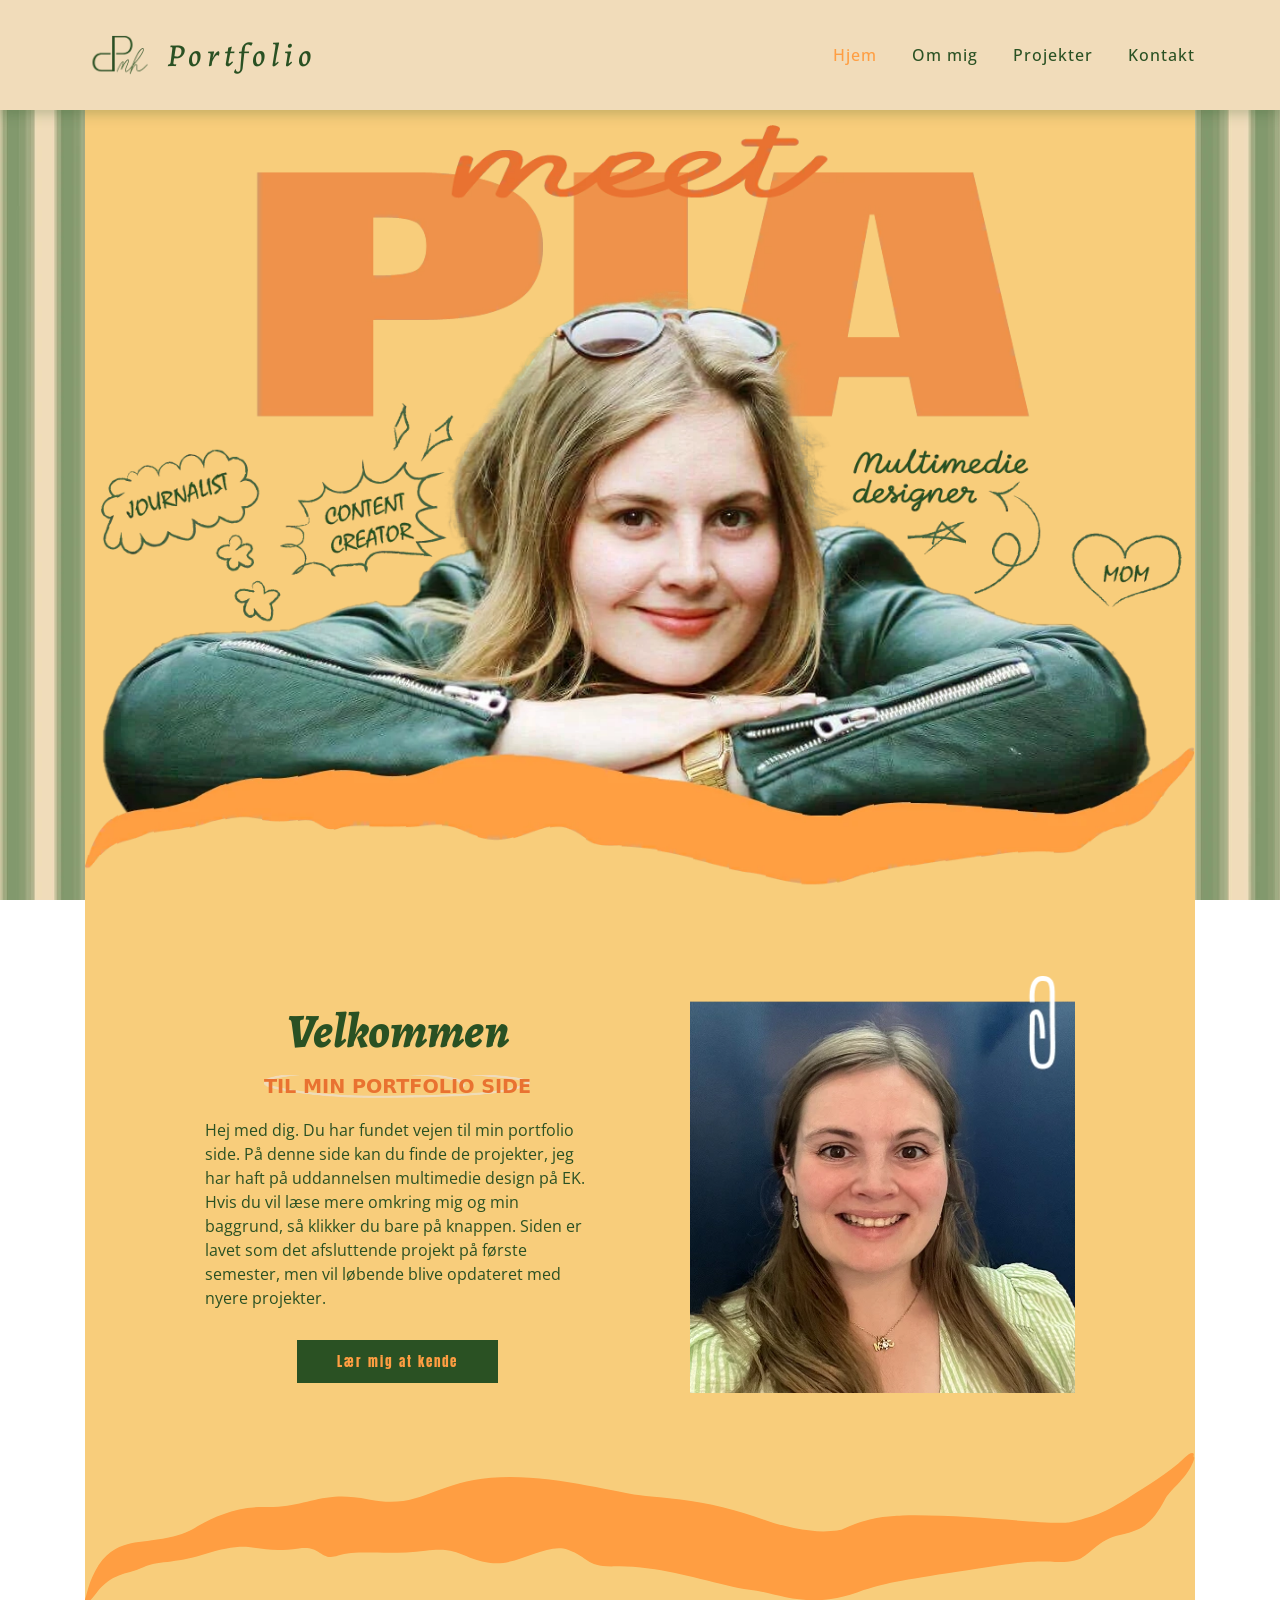
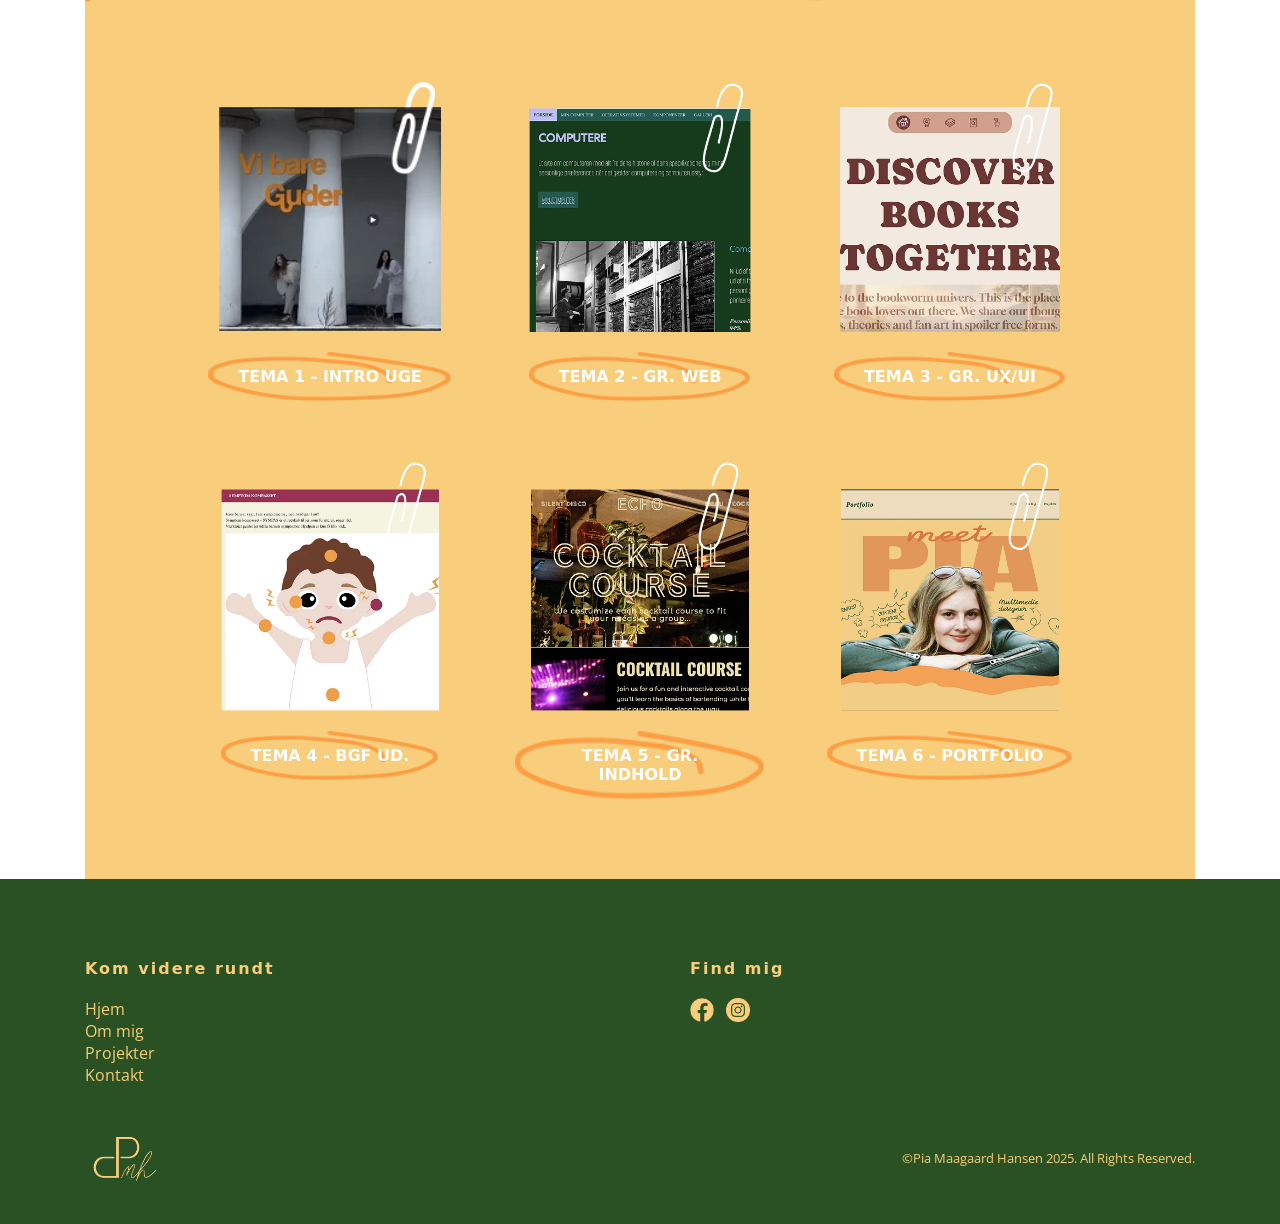
<file: index.html>
<!DOCTYPE html>
<html lang="da">

<head>
    <meta charset="UTF-8" />
    <meta name="viewport" content="width=device-width, initial-scale=1.0" />
    <meta name="robots" content="noindex">
    <title>Forside</title>
    <link rel="icon" type="image/svg+xml" href="shared/favicon.webp">
    <link rel="shortcut icon" href="shared/favicon.ico">

    <link rel="stylesheet" href="style.css" />
    <link rel="stylesheet" href="layout.css" />
</head>

<body>
    <header class="header">

        <div class="logo_wrap">
            <img src="shared/logo_header.webp" class="logo" alt="logo">
            <p>Portfolio</p>
        </div>
        <button class="burger" aria-label="Åbn menu">
            <span class="line"></span>
            <span class="line"></span>
            <span class="line"></span>
        </button>


        <nav class="navbar">
            <ul>
                <li><a href="index.html" class="active">Hjem</a></li>
                <li><a href="ommig.html">Om mig</a></li>
                <li><a href="projekter.html">Projekter</a></li>
                <li><a href="kontakt.html">Kontakt</a></li>
            </ul>
        </nav>

    </header>
    <main class="forside">
        <!-- HERO -->
        <section class="hero">
            <img src="shared/Forsidebillede.webp" alt="forsidebillede">
        </section>
        <section class="kortommig">
            <div class="grid_1-1">
                <div>
                    <h1>Velkommen</h1>
                    <h2>Til min portfolio side</h2>
                    <p>Hej med dig. Du har fundet vejen til min portfolio side. På denne side kan du finde de projekter,
                        jeg
                        har haft på uddannelsen multimedie design på EK. Hvis du vil læse mere omkring mig og min
                        baggrund,
                        så klikker du bare på knappen. Siden er lavet som det afsluttende projekt på første semester,
                        men
                        vil løbende blive opdateret med nyere projekter. </p>
                    <a href="ommig.html" class="btn">Lær mig at kende</a>
                </div>
                <div>
                    <img src="shared/profilbilled.webp" alt="profile">
                </div>
            </div>
            <img class="wave" src="bølger.svg" alt="bølger">
        </section>
        <section class="projekter">
            <div class="grid_1-1-1">

                <article class="projekt">

                    <div class="image_link">
                        <a href="projekter.html#tema1">
                            <img src="tema1/tema1.webp" alt="Tema 1">
                            <span>Se projekt</span>
                        </a>
                    </div>

                    <h3>TEMA 1 - INTRO UGE</h3>

                </article>

                <article class="projekt">
                    <div class="image_link">
                        <a href="projekter.html#tema2">
                            <img src="tema2/tema2.webp" alt="">
                            <span>Se projekt</span>
                        </a>
                    </div>
                    <h3>TEMA 2 - GR. WEB</h3>
                </article>

                <article class="projekt">
                    <div class="image_link">
                        <a href="projekter.html#tema3">
                            <img src="tema3/tema3.webp" alt="">
                            <span>Se projekt</span>
                        </a>
                    </div>
                    <h3>TEMA 3 - GR. UX/UI</h3>
                </article>
                <!-- Tema 4 -->
                <article class="projekt">
                    <div class="image_link">
                        <a href="projekter.html#tema4">
                            <img src="tema4/tema4.webp" alt="">
                            <span>Se projekt</span>
                        </a>
                    </div>
                    <h3>TEMA 4 - BGF UD.</h3>
                </article>

                <!-- Tema 5 -->
                <article class="projekt">
                    <div class="image_link">
                        <a href="projekter.html#tema5">
                            <img src="tema5/tema5.webp" alt="">
                            <span>Se projekt</span>
                        </a>
                    </div>
                    <h3>TEMA 5 - GR. INDHOLD</h3>
                </article>

                <!-- Tema 6 -->
                <article class="projekt">
                    <div class="image_link">
                        <a href="projekter.html#tema6">
                            <img src="tema6/tema6.png" alt="">
                            <span>Se projekt</span>
                        </a>
                    </div>
                    <h3>TEMA 6 - PORTFOLIO</h3>
                </article>
            </div>
        </section>

    </main>
    <!-- FOOTER -->
    <footer class="footer">

        <div class="container footer-grid">

            <div>
                <h4>Kom videre rundt</h4>
                <ul>
                    <li><a href="index.html" class="active">Hjem</a></li>
                    <li><a href="ommig.html">Om mig</a></li>
                    <li><a href="projekter.html">Projekter</a></li>
                    <li><a href="kontakt.html">Kontakt</a></li>
                </ul>
            </div>
            <div class="footer-social">
                <h4>Find mig</h4>

                <div class="social-icons">
                    <a href="https://www.facebook.com/pia.m.hansen2" target="_blank" rel="noopener noreferrer">
                        <img src="shared/facebook.webp" alt="Facebook">
                    </a>

                    <a href="https://www.instagram.com/piamaagaard/" target="_blank" rel="noopener noreferrer">
                        <img src="shared/instagram.webp" alt="Instagram">
                    </a>
                </div>
            </div>

        </div>

        <div class="footer-bottom">
            <img src="shared/logo_footer.webp" class="logo" alt="logo">

            <p>©Pia Maagaard Hansen 2025. All Rights Reserved.</p>
        </div>

    </footer>
    <script src="style.js"></script>
</body>

</html>
</file>
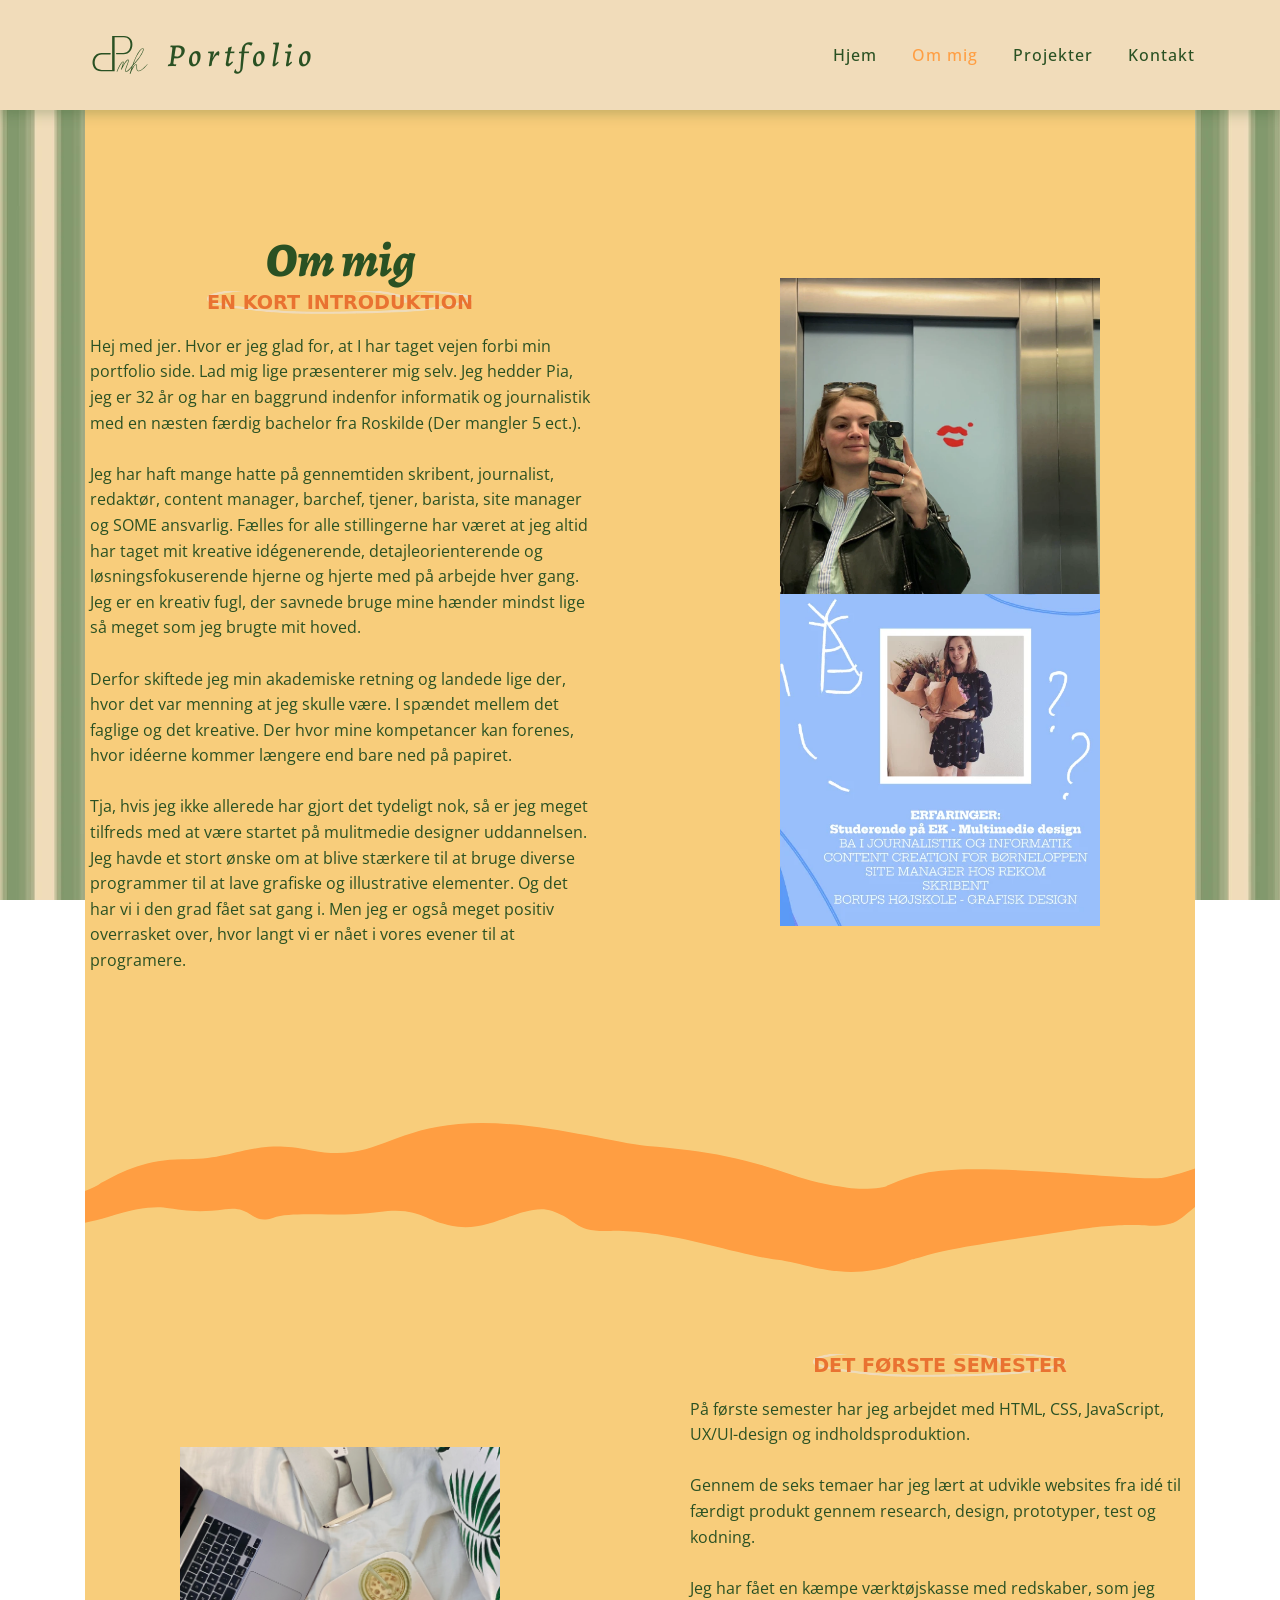
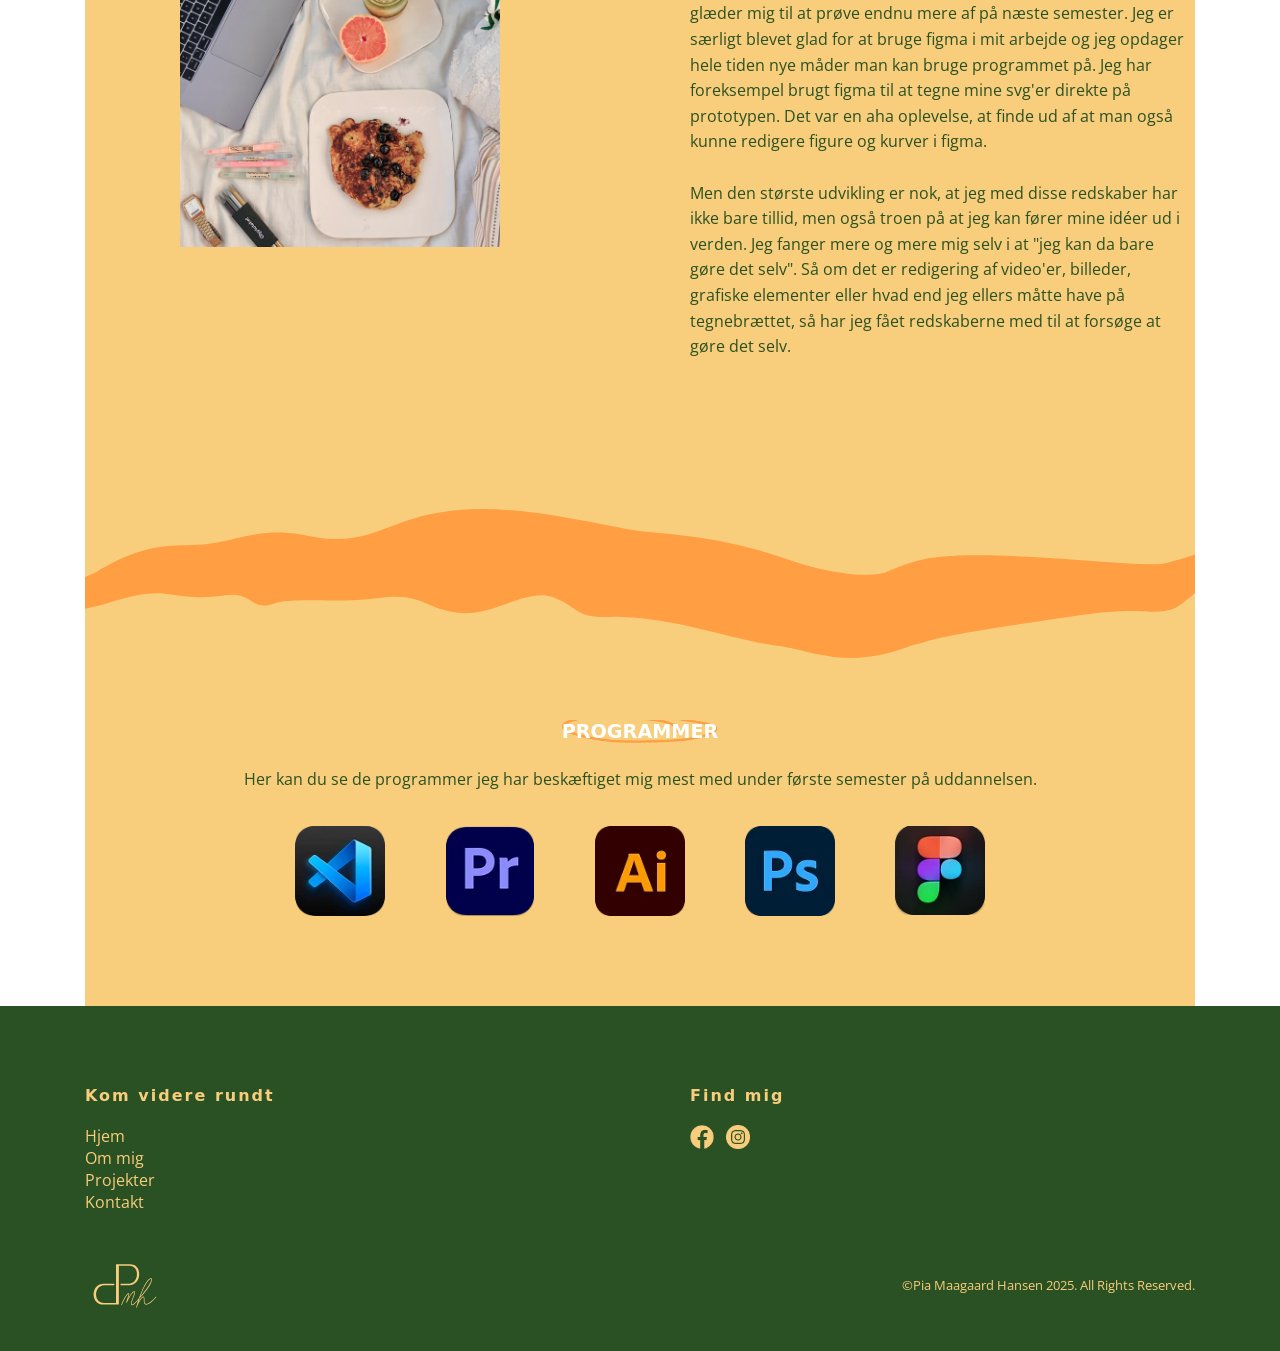
<file: ommig.html>
<!DOCTYPE html>
<html lang="da">

<head>
    <meta charset="UTF-8" />
    <meta name="viewport" content="width=device-width, initial-scale=1.0" />

    <meta name="robots" content="noindex">
    <title>Om mig</title>
    <link rel="icon" type="svg+xml" href="shared/favicon.svg">
    <link rel="shortcut icon" href="shared/favicon.ico">

    <link rel="stylesheet" href="style.css" />
    <link rel="stylesheet" href="layout.css" />
</head>

<body>
    <header class="header">

        <div class="logo_wrap">
            <img src="shared/logo_header.svg" class="logo" alt="logo">
            <p>Portfolio</p>
        </div>
        <button class="burger" aria-label="Åbn menu">
            <span class="line"></span>
            <span class="line"></span>
            <span class="line"></span>
        </button>



        <nav class="navbar">
            <ul>
                <li><a href="index.html">Hjem</a></li>
                <li><a href="ommig.html" class="active">Om mig</a></li>
                <li><a href="projekter.html">Projekter</a></li>
                <li><a href="kontakt.html">Kontakt</a></li>
            </ul>
        </nav>

    </header>
    <main>

        <section class="ommig_intro">
            <div class="grid_1-1">

                <div>
                    <h1>Om mig</h1>
                    <h2>En kort introduktion</h2>

                    <p>
                        Hej med jer. Hvor er jeg glad for, at I har taget vejen forbi min portfolio side. Lad mig lige
                        præsenterer mig selv. Jeg hedder Pia, jeg er 32 år og har en baggrund indenfor informatik og
                        journalistik med en næsten færdig bachelor fra Roskilde (Der mangler 5 ect.). <br><br>Jeg har
                        haft mange
                        hatte på gennemtiden skribent, journalist, redaktør, content manager, barchef, tjener, barista,
                        site manager og SOME ansvarlig. Fælles for alle stillingerne har været at jeg altid har taget
                        mit kreative idégenerende, detajleorienterende og løsningsfokuserende hjerne og hjerte med på
                        arbejde hver gang.

                        Jeg er en kreativ fugl, der
                        savnede bruge mine hænder mindst lige så meget som jeg brugte mit hoved.<br><br>Derfor skiftede
                        jeg min akademiske
                        retning og landede lige der, hvor det var menning at jeg skulle være. I spændet mellem det
                        faglige og det kreative. Der hvor mine kompetancer kan forenes, hvor idéerne kommer længere end
                        bare ned på papiret.<br><br> Tja, hvis jeg ikke allerede har gjort det tydeligt nok, så er jeg
                        meget tilfreds med
                        at være startet på mulitmedie designer uddannelsen. Jeg havde et stort ønske om at blive
                        stærkere til at bruge diverse programmer til at lave grafiske og illustrative elementer. Og det
                        har vi i den grad fået sat gang i. Men jeg er også meget positiv overrasket over, hvor langt vi
                        er nået i vores evener til at programere.

                    </p>
                </div>

                <div>
                    <img src="ommig/introduktion.webp" alt="Introduktionsbillede">
                    <img src="ommig/ommig.webp" alt="om mig">
                </div>

            </div>

            <img class="wave" src="bølger.svg" alt="bølger">
        </section>

        <section class="ommig_semester">
            <div class="grid_1-1">

                <div>
                    <img src="ommig/semester.webp" alt="Første semester">
                </div>

                <div>
                    <h2>Det første semester</h2>

                    <p>
                        På første semester har jeg arbejdet med HTML, CSS,
                        JavaScript, UX/UI-design og indholdsproduktion.<br><br>
                        Gennem de seks temaer har jeg lært at udvikle websites
                        fra idé til færdigt produkt gennem research, design,
                        prototyper, test og kodning. <br><br> Jeg har fået en kæmpe værktøjskasse med redskaber, som jeg
                        glæder mig til at prøve endnu mere af på næste semester. Jeg er særligt blevet glad for at bruge
                        figma i mit arbejde og jeg
                        opdager hele tiden nye måder man kan bruge programmet på. Jeg har foreksempel brugt figma til at
                        tegne mine svg'er direkte på prototypen. Det var en aha oplevelse, at finde ud af at man også
                        kunne redigere figure og kurver i figma. <br><br>Men den største udvikling er nok, at jeg med
                        disse
                        redskaber har ikke bare tillid, men også troen på at jeg kan fører mine idéer ud i verden. Jeg
                        fanger mere og mere mig selv i at "jeg kan da bare gøre det selv". Så om det er redigering af
                        video'er, billeder, grafiske elementer eller hvad end jeg ellers måtte have på tegnebrættet, så
                        har jeg fået redskaberne med til at forsøge at gøre det selv.
                    </p>
                </div>

            </div>

            <img class="wave" src="bølger.svg" alt="bølger">
        </section>

        <section class="programmer_section">

            <h2>Programmer</h2>
            <p>Her kan du se de programmer jeg har beskæftiget mig mest med under første semester på uddannelsen.</p>
            <br>
            <br>


            <div class="programmer_grid">
                <img src="ommig/vs.webp" alt="Visual Studio Code">
                <img src="ommig/pr.webp" alt="Premiere Pro">
                <img src="ommig/ai.webp" alt="Illustrator">
                <img src="ommig/ps.webp" alt="Photoshop">
                <img src="ommig/figma.webp" alt="Figma">
            </div>

        </section>

    </main>
    <!-- FOOTER -->
    <footer class="footer">

        <div class="container footer-grid">

            <div>
                <h4>Kom videre rundt</h4>
                <ul>
                    <li><a href="index.html" class="active">Hjem</a></li>
                    <li><a href="ommig.html">Om mig</a></li>
                    <li><a href="projekter.html">Projekter</a></li>
                    <li><a href="kontakt.html">Kontakt</a></li>
                </ul>
            </div>
            <div class="footer-social">
                <h4>Find mig</h4>

                <div class="social-icons">
                    <a href="https://www.facebook.com/pia.m.hansen2" target="_blank" rel="noopener noreferrer">
                        <img src="shared/facebook.webp" alt="Facebook">
                    </a>

                    <a href="https://www.instagram.com/piamaagaard/" target="_blank" rel="noopener noreferrer">
                        <img src="shared/instagram.webp" alt="Instagram">
                    </a>
                </div>
            </div>

        </div>

        <div class="footer-bottom">
            <img src="shared/logo_footer.svg" class="logo" alt="logo">

            <p>©Pia Maagaard Hansen 2025. All Rights Reserved.</p>
        </div>

    </footer>
    <script src="style.js"></script>
</body>

</html>
</file>
<file: style.css>
@import url("https://fonts.googleapis.com/css2?family=Alegreya:ital,wght@0,400..900;1,400..900&family=Anton&family=Chewy&family=Momo+Signature&family=Open+Sans:ital,wght@0,300..800;1,300..800&display=swap");

:root {
  --color_logo: #2a5123;
  --color_header_text: #2a5123;
  --color_header_background: #f1dcba;

  /* Logotype */
  --color-logotype: ;
  --font-logotype-size: 1rem;

  /* Links */
  --color-link: #2a5123;
  --color-link-hover: #e97231;
  --color-link-active: #ff9e42;
  --border-radius-links: 1px;

  /* Headlines (size)*/
  --font-h1-size: 3rem;
  --font-h2-size: 1.2rem;
  --font-h3-size: 1rem;

  --headline2-size: 1rem;
  --headline3-size: 1rem;
  --font-sub1-size: 1rem;

  /* Tekst */
  --color-text: #2a5123;
  --text-size: 1rem;

  /*  Margins */
  --margin-head-bottom: 5px;

  /* Borders */
  --border-radius: 5px;

  /* Fonts */
  --font-family-h1: "Alegreya", serif;
  --font-family-h2-h3: "Chewy", system-ui;
  --font-family-p: "Open Sans", sans-serif;
  --font-family-btn: "Anton", sans-serif;

  /* Font weights */
  --font-weight-ekstrabold: 800;
  --font-weight-bold: 700;
  --font-weight-medium: 500;
  --font-weight-regular: 300;
  --font-weight-light: 200;

  /* Projekt mappe background colors */
  --form-background-color: #354036;
  --form-ligther-color: #3f4b3e;
  --form-shadow-color: #354036;
  /* --color-field-bg: ; */

  /* Footer background color*/
  --footer-background-color: black;
}
* {
  box-sizing: border-box;
}
body {
  margin: 0;
  padding: 0;
  background-image: url("shared/baggrund3.webp");
  background-size: cover;
  background-position: center;
  background-repeat: repeat;
  background-attachment: fixed;
  overflow-x: hidden;
}
main {
  padding: 0 85px;
  max-width: 100%;
  overflow: hidden;
}

.forside section {
  background-color: #f8cd7b;
}

h1 {
  font-size: var(--font-h1-size);
  font-weight: var(--font-weight-ekstrabold);
  font-family: var(--font-family-h1);
  font-style: italic;

  color: var(--color-text);
  margin: 20px 0;
  line-height: 1.3rem;
  text-align: center;
}

h2 {
  font-size: var(--font-h2-size);
  font-weight: var(--font-weight-bold);
  font-family: var(--font-family-h2-h3);

  color: var(--color-text);
  margin: 20px 0;

  text-transform: uppercase;
}

h3 {
  font-size: var(--headline3-size);
  font-family: var(--font-family-h2-h3);

  color: white;

  text-transform: uppercase;
}
p {
  font-family: var(--font-family-p);
  font-size: var(--text-size);
  color: var(--color-text);
}

/* BUTTON */
.btn {
  display: inline-block;
  padding: 12px 40px;

  color: #ff9e42;
  background: #2a5123;

  font-family: var(--font-family-btn);
  font-size: 0.8rem;
  letter-spacing: 2px;

  transition: 0.3s ease;
  text-decoration: none;
}

.btn:hover {
  background: #ff9e42;
  color: #2a5123;
  border: 1px solid #2a5123;
}
.solution .btn {
  display: inline-flex;
  align-items: center;
  gap: 10px;
}

.solution .btn img {
  width: 20px;
  height: 20px;
}
.solution .btn:hover .btn_icon {
  content: url("shared/site_icon_hover.svg");
}
</file>
<file: layout.css>
* {
  margin: 0;
  padding: 0;
  box-sizing: border-box;
}

/* =========================
   HEADER
========================= */
.header {
  position: fixed;
  top: 0;
  left: 0;
  z-index: 1000;

  display: flex;
  justify-content: space-between;
  align-items: center;

  width: 100%;
  padding: 20px 85px;

  background-color: var(--color_header_background);
  box-shadow: 0 4px 12px rgba(42, 81, 35, 0.25);
}

.logo_wrap {
  display: flex;
  align-items: center;
  gap: 12px;
}

.logo {
  width: 70px;
}

.header p {
  margin: 0;
  color: #2a5123;
  font-family: var(--font-family-h1);
  font-size: 2rem;
  font-style: italic;
  font-weight: var(--font-weight-medium);
  letter-spacing: 5px;
}

/* =========================
   NAVIGATION
========================= */
.navbar ul {
  display: flex;
  gap: 35px;
  margin: 0;
  padding: 0;
  list-style: none;
}

.navbar a {
  color: #2a5123;
  font-family: var(--font-family-p);
  font-size: 1rem;
  font-weight: var(--font-weight-medium);
  letter-spacing: 1px;
  text-decoration: none;
  transition: 0.3s ease;
}

.navbar a:hover {
  color: #e97231;
}

.navbar a.active {
  color: #ff9e42;
}

.burger {
  width: 30px;
  height: 20px;
  cursor: pointer;
  display: none;
  background: transparent;
  border: none;
  flex-direction: column;
  justify-content: space-between;
}

.burger .line {
  width: 100%;
  height: 2px;
  background: #2a5123;
  transition: 0.3s ease;
}

/* =========================
   HERO
========================= */
.hero {
  height: auto;
  padding-top: 125px;
  overflow: hidden;
  background-color: #f8cd7b;
}

.hero img {
  display: block;
  width: 100%;
  max-width: 100%;
  height: auto;
}

/* =========================
   SHARED GRIDS
========================= */
.grid_1-1 {
  display: grid;
  grid-template-columns: 1fr 1fr;
  gap: 100px;
  align-items: center;
  max-width: 1100px;
  margin: 0 auto;
}

.grid_1-1-1 {
  display: grid;
  grid-template-columns: repeat(3, 1fr);
  gap: 60px;
  max-width: 1200px;
  margin: 0 auto;
}

/* =========================
   WAVES
========================= */
.wave {
  display: block;
  width: calc(100% + 240px);
  max-width: none;
  height: auto;
  margin-top: 60px;
  margin-left: -120px;
}

.assignment .wave {
  width: 100%;
  margin-left: 0;
}

.solution .wave,
.processen .wave,
.t1-pro .wave {
  width: calc(100% + 20px);
  margin-left: -10px;
}

/* =========================
   KORT OM MIG
========================= */
.kortommig {
  position: relative;
  padding: 80px 120px 0;
  overflow: hidden;
  background-color: #f8cd7b;
}

.kortommig h1 {
  color: var(--color-text);
  line-height: 1;
  text-align: center;
}

.kortommig h2,
.projekter_intro h2 {
  display: table;
  margin-right: auto;
  margin-left: auto;
  color: #e97231;
  background-image: url("shared/Vector 40.webp");
  background-repeat: no-repeat;
  background-position: center bottom;
  background-size: 100% 30px;
}

.kortommig p,
.projekter_intro p,
.assignment p {
  color: var(--color-text);
  line-height: 1.5;
}

.kortommig .btn,
.projekter_intro .btn {
  display: block;
  width: fit-content;
  margin: 30px auto 0;
}

.kortommig div img,
.projekter_intro div img,
.assignment div img {
  display: block;
  width: 100%;
  max-width: 420px;
  height: auto;
}

/* =========================
   PROJEKTER TEASER
========================= */
.projekter {
  padding: 80px 120px;
  background-color: #f8cd7b;
}

.projekt {
  text-align: center;
}

.projekt img {
  display: block;
  width: 100%;
  max-width: 250px;
  height: 250px;
  margin: 0 auto 20px;
  object-fit: contain;
}

.projekt h3 {
  display: inline-block;
  padding: 15px 30px;
  background-image: url("shared/Vector 41.webp");
  background-repeat: no-repeat;
  background-position: center;
  background-size: 100% 100%;
}

/* =========================
   IMAGE LINK
========================= */
.image_link {
  max-width: 250px;
  margin: 0 auto;
}

.image_link a {
  position: relative;
  display: block;
  width: 100%;
  height: 100%;
  overflow: hidden;
  border-radius: var(--border-radius);
}

.image_link img {
  display: block;
  width: 100%;
  transition: opacity 0.3s ease;
}

.image_link span {
  position: absolute;
  inset: 0;

  display: flex;
  align-items: center;
  justify-content: center;

  color: var(--color-text);
  font-family: var(--font-family-btn);
  font-size: clamp(1.5rem, 3vw, 3rem);
  font-weight: var(--font-weight-bold);
  text-align: center;
  text-transform: uppercase;

  opacity: 0;
  transition: opacity 0.3s ease;
}

.image_link a:hover img {
  opacity: 0.45;
}

.image_link a:hover span {
  opacity: 1;
}

/* =========================
   FOOTER
========================= */
.footer {
  padding: 80px 85px 0;
  background-color: #2a5123;
}

.footer .logo {
  width: 80px;
}

.footer-grid {
  display: grid;
  grid-template-columns: repeat(2, 1fr);
  gap: 100px;
}

.footer ul {
  margin: 0;
  padding: 0;
  list-style: none;
}

.footer-social {
  display: flex;
  flex-direction: column;
  align-items: flex-start;
}

.social-icons {
  display: flex;
  gap: 12px;
}

.social-icons img {
  width: 24px;
  height: 24px;
}

.footer h4 {
  margin-bottom: 20px;
  color: #f8cd7b;
  font-family: var(--font-family-h2-h3);
  letter-spacing: 2px;
}

.footer a {
  color: #f8cd7b;
  font-family: var(--font-family-p);
  text-decoration: none;
}

.footer a:hover {
  color: #e97231;
}

.footer p {
  color: #f8cd7b;
  font-size: 0.9rem;
  line-height: 1.8;
}

.footer-bottom {
  display: flex;
  justify-content: space-between;
  align-items: center;
  margin-top: 8px;
  padding: 25px 0;
}

.footer-bottom p {
  font-size: 0.8rem;
}

/* =========================
   PROJEKTER PAGE
========================= */
.projekter_intro {
  padding-top: 170px;
  padding-left: 50px;
  background-color: #f8cd7b;
}

.projekter_intro h1 {
  color: var(--color-text);
  line-height: 1;
  text-align: center;
}

.projektmappe {
  min-height: 80vh;
  background-color: #f1dcba;
  transition: background-color 0.3s ease;
}

.tema_tabs {
  display: flex;
  flex-wrap: wrap;
  gap: 12px;
  padding: 60px 20px 0;
  background-color: #f8cd7b;
}

.tema_tab {
  flex: 1 1 140px;
  min-width: 120px;
  padding: 30px 40px;
  border: none;
  border-radius: 10px 10px 0 0;
  font-family: var(--font-family-h1);
  font-weight: var(--font-weight-bold);
  cursor: pointer;
}

.tema_tab:nth-child(1) {
  background-color: #f1dcba;
}

.tema_tab:nth-child(2) {
  background-color: #d7d0a6;
}

.tema_tab:nth-child(3) {
  background-color: #b6c08d;
}

.tema_tab:nth-child(4) {
  background-color: #8ca36d;
}

.tema_tab:nth-child(5) {
  color: #f1dcba;
  background-color: #587d42;
}

.tema_tab:nth-child(6) {
  color: #f1dcba;
  background-color: #4c6d39;
}

.tema_content {
  display: none;
  padding: 10px;
}

.tema_content.active {
  display: block;
}

/* =========================
   ASSIGNMENT
========================= */
.assignment {
  position: relative;
  padding: 80px 0 0;
  overflow: hidden;
}

.assignment .grid_1-1 {
  gap: 50px;
  margin-left: 50px;
}

.assignment h1 {
  color: var(--color-text);
  line-height: 1;
  text-align: center;
}

.assignment h2,
.processen h2,
.t1-pro h2 {
  display: table;
  margin-right: auto;
  margin-left: auto;
  padding-top: 10px;
  padding-right: 15px;
  padding-left: 15px;
  color: white;
  background-image: url("shared/Vector 41.webp");
  background-repeat: no-repeat;
  background-position: center bottom;
  background-size: 100% 30px;
}

/* =========================
   SOLUTION
========================= */
.solution .grid_1-1 {
  grid-template-columns: 1fr 1fr;
  gap: 50px;
  max-width: 1400px;
  margin-right: 50px;
  margin-left: 50px;
}

.solution h2 {
  display: table;
  margin-right: auto;
  margin-left: auto;
  padding-top: 10px;
  padding-right: 15px;
  padding-left: 15px;
  color: #2a5123;
  background-image: url("shared/Vector 42.webp");
  background-repeat: no-repeat;
  background-position: center bottom;
  background-size: 100% 30px;
}

.solution h3 {
  padding-bottom: 10px;
  color: #2a5123;
}

.solution .btn {
  display: inline-flex;
  align-items: center;
  gap: 10px;
}

.solution .btn img {
  width: 20px;
  height: 20px;
}

.solution .btn:hover .btn_icon {
  content: url("shared/site_icon_hover.svg");
}
.tema_solution_img {
  display: flex;
  justify-content: center;
  align-items: center;
}

.tema_solution_img img {
  display: block;
  width: 100%;
  max-width: 450px;
  height: auto;
}

/* =========================
   CODE FOLDOUT BUTTONS
========================= */
.code_buttons {
  display: flex;
  flex-direction: column;
  gap: 10px;
}

.code_btn {
  display: flex;
  align-items: center;
  gap: 10px;
  padding: 15px 20px;
  border: none;
  color: #f8cd7b;
  background-color: #2a5123;
  font-family: var(--font-family-btn);
  cursor: pointer;
}

.code_btn img {
  width: 24px;
  height: 24px;
}

.code_text {
  display: none;
  padding: 15px;
  background-color: #f8cd7b;
}

.code_text.active {
  display: block;
}

/* =========================
   PROCESS t1
========================= */
.t1-pro {
  padding: 50px 120px;
}

.grid_t1-pro {
  display: grid;
  grid-template-columns: 1fr 1fr;
  gap: 80px;
  align-items: center;
  max-width: 1200px;
  margin: 0 auto;
}

.t1-pro_images {
  display: grid;
  grid-template-columns: 1fr 1fr;
  gap: 60px 40px;
  align-items: center;
}

.t1-pro_images img {
  display: block;
  width: 100%;
  max-width: 240px;
  height: auto;
}

.t1-pro_images img:nth-child(1) {
  grid-column: 1;
  grid-row: 1;
}

.t1-pro_images img:nth-child(2) {
  grid-column: 2;
  grid-row: 1 / span 2;
}

.t1-pro_images img:nth-child(3) {
  grid-column: 1;
  grid-row: 2;
}
/* =========================
   PROCESSEN
========================= */
.processen {
  padding: 50px 120px;
}

.processen .grid_1-1 {
  display: grid;
  grid-template-columns: 1fr 1fr;
  gap: 80px;
  align-items: center;
  max-width: 1200px;
  margin: 0 auto;
}

.process_images {
  display: grid;
  grid-template-columns: 1fr 1fr;
  gap: 25px 15px;
  align-items: center;
}

.process_images img:nth-child(1) {
  grid-column: 1;
  grid-row: 1;
}

.process_images img:nth-child(2) {
  grid-column: 2;
  grid-row: 1 / span 2;
}

.process_images img:nth-child(3) {
  grid-column: 1;
  grid-row: 2;
}

.process_buttons {
  display: flex;
  flex-direction: column;
  gap: 10px;
  margin-top: 30px;
}

.process_btn {
  padding: 15px 20px;
  border: none;
  background-color: #2a5123;
  color: #f8cd7b;
  font-family: var(--font-family-btn);
  cursor: pointer;
}

.process_text {
  display: none;
  padding: 15px;
  background-color: #f8cd7b;
}

.process_text.active {
  display: block;
}

.process_images img,
.code_images img {
  width: 100%;
  max-width: 240px;
  height: auto;
  display: block;
}
#tema3 .process_images img {
  max-width: 450px;
}
#tema3 .processen,
#tema4 .processen,
#tema5 .processen,
#tema6 .processen {
  padding: 50px 50px;
}
/* =========================
   OM MIG
========================= */

.ommig_intro {
  padding-top: 170px;
  background-color: #f8cd7b;
  overflow: hidden;
}

.ommig_semester {
  background-color: #f8cd7b;
  overflow: hidden;
}

.ommig_intro .grid_1-1,
.ommig_semester .grid_1-1 {
  padding: 60px 0;
}

.ommig_intro img:not(.wave),
.ommig_semester img:not(.wave) {
  display: block;
  width: 100%;
  max-width: 320px;
  margin: 0 auto;
}

.ommig_intro p,
.ommig_semester p {
  line-height: 1.6;
}

/* samme h2-effekt som intro/projekter */
.ommig_intro h2,
.ommig_semester h2 {
  display: table;
  margin-right: auto;
  margin-left: auto;
  color: #e97231;
  background-image: url("shared/Vector 40.webp");
  background-repeat: no-repeat;
  background-position: center bottom;
  background-size: 100% 30px;
}

.programmer_section {
  padding: 60px 85px 90px;
  background-color: #f8cd7b;
}

.programmer_section h2 {
  display: table;
  margin: 0 auto 25px;
  color: white;
  background-image: url("shared/Vector 41.webp");
  background-repeat: no-repeat;
  background-position: center bottom;
  background-size: 100% 30px;
}

.programmer_grid {
  display: flex;
  justify-content: center;
  flex-wrap: wrap;
  gap: 60px;
}

.programmer_grid img {
  width: 90px;
  height: 90px;
  object-fit: contain;
}
/* =========================
   DETAILS / THEME OVERRIDES
========================= */
hr.dashed {
  border-top: 3px dashed white;
}

.site_icon {
  width: 70px;
  margin-bottom: 25px;
  margin-left: 50px;
}

/* Hvide h3 udenfor fold-ud bokse */
#tema5 .solution > .grid_1-1 h3,
#tema6 .solution > .grid_1-1 h3,
#tema5 .solution > div > h3,
#tema6 .solution > div > h3 {
  color: #f8cd7b;
}

/* Tema 4, 5 og 6 almindelig tekst */

#tema5 p,
#tema6 p {
  color: #f1dcba;
}
#tema4 p {
  color: #2a5123;
}

/* Fold-ud bokse */
#tema4 .code_text p,
#tema5 .code_text p,
#tema6 .code_text p,
#tema4 .process_text p,
#tema5 .process_text p,
#tema6 .process_text p {
  color: #2a5123;
}

/* Fold-ud overskrifter skal også være grønne */
#tema4 .code_text h3,
#tema5 .code_text h3,
#tema6 .code_text h3,
#tema4 .process_text h3,
#tema5 .process_text h3,
#tema6 .process_text h3 {
  color: #2a5123;
}
.video_part video {
  margin-top: 25px;
  width: 80%;
  height: 80%;
  object-fit: cover;
  display: block;
  border-radius: var(--border-radius);
  justify-self: center;
}
.programmer_section p {
  text-align: center;
}

/* =========================
   MOBILE
========================= */
@media (max-width: 800px) {
  main {
    padding: 0;
  }

  .header {
    position: relative;
    flex-direction: row;
    padding: 15px 25px;
  }

  .navbar {
    display: none;
    position: absolute;
    top: 100%;
    right: 0;
    background-color: var(--color_header_background);
    width: 220px;
    padding: 20px;
    box-shadow: 0 4px 12px rgba(42, 81, 35, 0.25);
  }

  .navbar ul {
    flex-direction: column;
    gap: 20px;
    text-align: right;
  }

  .burger {
    display: flex;
  }

  .navbar.active {
    display: block;
  }

  .navbar a {
    font-size: 18px;
  }

  .burger.active .line:nth-child(1) {
    transform: rotate(45deg) translate(5px, 5px);
  }

  .burger.active .line:nth-child(2) {
    opacity: 0;
  }

  .burger.active .line:nth-child(3) {
    transform: rotate(-45deg) translate(5px, -5px);
  }

  .hero {
    padding-top: 0;
  }

  .kortommig,
  .projekter,
  .projekter_intro,
  .t1-pro {
    padding: 50px 30px;
  }

  .projekter_intro,
  .solution,
  .assignment,
  .processen {
    padding-right: 40px;
    padding-left: 40px;
  }

  .grid_1-1,
  .assignment .grid_1-1,
  .solution .grid_1-1,
  .processen .grid_1-1,
  .grid_t1-pro,
  .footer-grid {
    grid-template-columns: 1fr;
    gap: 40px;
    margin-right: 0;
    margin-left: 0;
  }

  .kortommig .grid_1-1,
  .assignment .grid_1-1 {
    justify-items: center;
  }

  .grid_1-1-1 {
    grid-template-columns: 1fr 1fr;
    gap: 35px;
  }

  /* =========================
   OM MIG MOBILE
========================= */

  .ommig_intro {
    padding-top: 50px;
  }

  .ommig_intro,
  .ommig_semester {
    padding-right: 40px;
    padding-left: 40px;
  }

  .ommig_intro .grid_1-1,
  .ommig_semester .grid_1-1 {
    padding: 40px 0;
  }

  .ommig_intro img:not(.wave),
  .ommig_semester img:not(.wave) {
    max-width: 260px;
  }

  .programmer_section {
    padding: 50px 40px 70px;
  }

  .programmer_grid {
    display: grid;
    grid-template-columns: repeat(2, 80px);
    justify-content: center;
    gap: 35px;
  }

  .programmer_grid img {
    width: 80px;
    height: 80px;
  }

  .programmer_grid img:last-child {
    grid-column: 1 / -1;
    justify-self: center;
  }

  iframe {
    width: 100%;
    height: auto;
    aspect-ratio: 16 / 9;
  }

  .footer-bottom {
    flex-direction: column;
    gap: 15px;
    text-align: center;
  }
}
</file>
